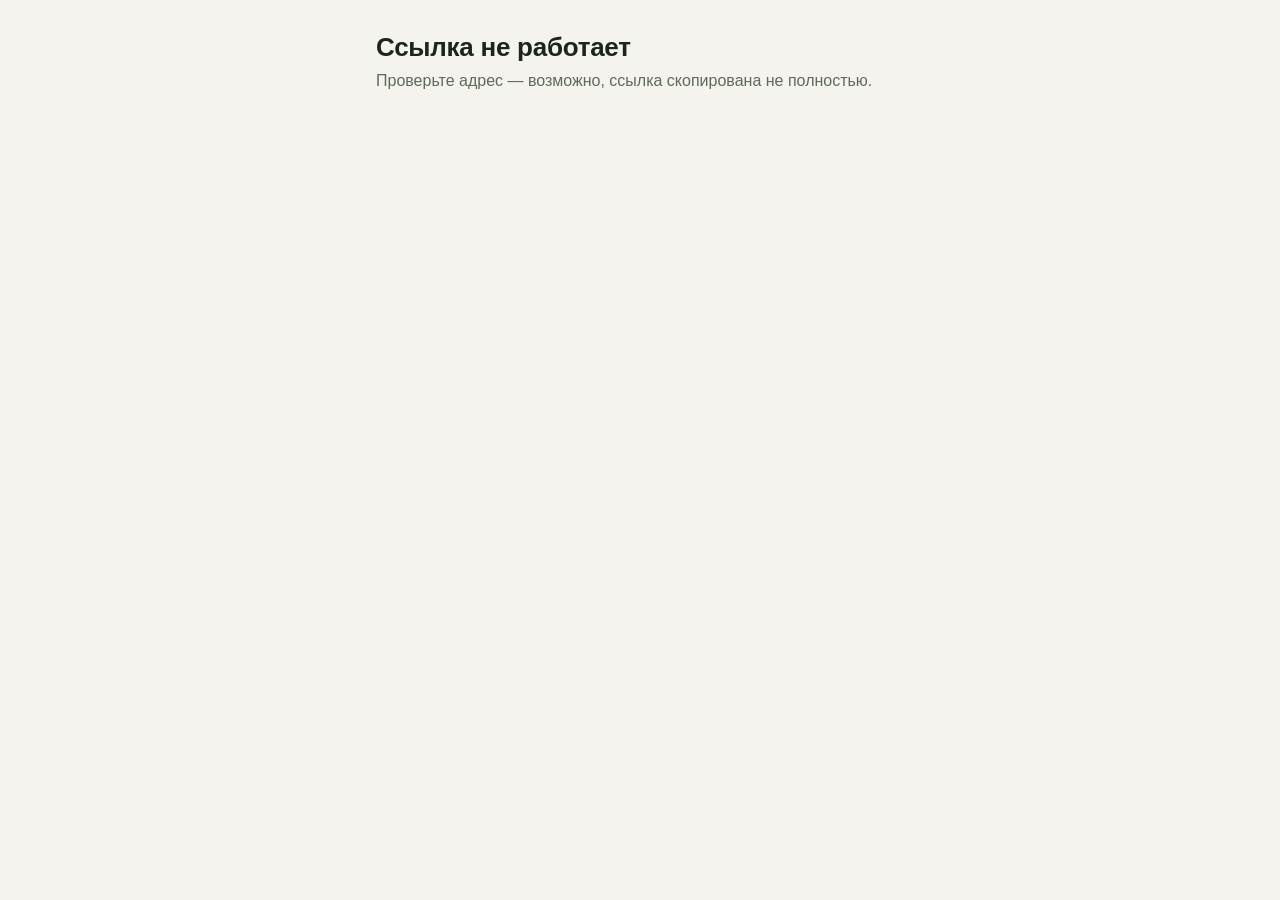
<file: fligel/app/static/guest/index.html>
<!doctype html>
<html lang="ru">
<head>
<meta charset="utf-8">
<meta name="viewport" content="width=device-width, initial-scale=1, viewport-fit=cover">
<meta name="robots" content="noindex, nofollow">
<meta name="referrer" content="no-referrer">
<title>Ваше проживание</title>
<style>
:root {
  --ink: #1C2420; --paper: #F4F3EE; --surface: #fff; --border: #DCDFD6; --muted: #5F6A59;
  --pine: #2F5D50; --pine-2: #264C41; --pine-soft: #E1EBE6; --clay: #B4562E; --clay-soft: #F5E0D5; --ochre: #C1852B;
  --font: -apple-system, BlinkMacSystemFont, "Segoe UI", Roboto, "Helvetica Neue", Arial, sans-serif;
}
@media (prefers-color-scheme: dark) {
  :root { --ink: #E7EAE4; --paper: #111614; --surface: #1A211F; --border: #34403B; --muted: #A5B0A0; --pine: #7FB5A3; --pine-2: #9CCBB9; --pine-soft: #22332E; --clay: #E58A62; --clay-soft: #3A2A22; }
}
* { box-sizing: border-box; }
body { margin: 0; background: var(--paper); color: var(--ink); font: 16px/1.5 var(--font); -webkit-font-smoothing: antialiased; }
.wrap { max-width: 560px; margin: 0 auto; padding: 24px 16px 48px; }
h1 { font-size: 26px; line-height: 1.2; margin: 8px 0 6px; font-weight: 650; letter-spacing: -.01em; }
.sub { color: var(--muted); margin: 0 0 18px; }
.card { background: var(--surface); border: 1px solid var(--border); border-radius: 14px; padding: 18px; }
label { display: flex; flex-direction: column; gap: 4px; font-size: 13.5px; color: var(--muted); font-weight: 600; margin-bottom: 14px; }
.input { height: 46px; border: 1px solid var(--border); border-radius: 9px; padding: 0 12px; background: var(--surface); color: var(--ink); width: 100%; font: inherit; font-weight: 400; }
textarea.input { height: 96px; padding: 10px 12px; resize: vertical; }
.input:focus { outline: 2px solid var(--pine); outline-offset: 1px; }
.btn { height: 48px; border-radius: 10px; border: 0; background: var(--pine); color: #fff; font: inherit; font-weight: 600; padding: 0 22px; cursor: pointer; width: 100%; }
@media (prefers-color-scheme: dark) { .btn { color: #0F1512; } }
.btn:disabled { opacity: .55; }
.note { background: var(--pine-soft); border-radius: 10px; padding: 10px 12px; font-size: 14px; margin: 0 0 16px; }
.err { background: var(--clay-soft); color: var(--clay); border-radius: 10px; padding: 10px 12px; margin: 0 0 14px; font-size: 14px; }
.stars { display: flex; gap: 8px; margin: 6px 0 18px; }
.star { flex: 1; height: 56px; border-radius: 12px; border: 2px solid var(--border); background: var(--surface); color: var(--ink); font-size: 22px; cursor: pointer; }
.star[aria-checked=true] { border-color: var(--pine); background: var(--pine-soft); color: var(--pine); font-weight: 700; }
.row { display: grid; grid-template-columns: 1fr 1fr; gap: 12px; }
.done { text-align: center; padding: 28px 10px; }
.done .big { font-size: 44px; }
footer { color: var(--muted); font-size: 12.5px; margin-top: 18px; text-align: center; }
</style>
</head>
<body>
<div class="wrap" id="root"><p class="sub">Загрузка…</p></div>
<script>
(function () {
  var m = location.pathname.match(/^\/(f|r)\/([A-Za-z0-9_-]+)\/?$/);
  var root = document.getElementById('root');
  function el(tag, attrs) {
    var e = document.createElement(tag);
    Object.keys(attrs || {}).forEach(function (k) { if (k === 'class') e.className = attrs[k]; else if (k.indexOf('on') === 0) e.addEventListener(k.slice(2), attrs[k]); else e.setAttribute(k, attrs[k]); });
    for (var i = 2; i < arguments.length; i++) { var c = arguments[i]; if (c == null || c === false) continue; e.appendChild(typeof c === 'string' ? document.createTextNode(c) : c); }
    return e;
  }
  function fmt(s) { var p = String(s).slice(0, 10).split('-'); return p[2] + '.' + p[1] + '.' + p[0]; }
  function api(method, body) {
    return fetch('/api/public/' + (m[1] === 'f' ? 'form' : 'review') + '/' + m[2], { method: method, headers: { 'Content-Type': 'application/json' }, body: body ? JSON.stringify(body) : undefined })
      .then(function (r) { return r.json().catch(function () { return {}; }).then(function (d) { if (!r.ok) throw new Error(d.error || 'Что-то пошло не так. Попробуйте ещё раз'); return d; }); });
  }
  function show() { root.textContent = ''; for (var i = 0; i < arguments.length; i++) root.appendChild(arguments[i]); }
  function fail(msg) { show(el('h1', {}, 'Ссылка не работает'), el('p', { class: 'sub' }, msg)); }
  function thanks(title, text) { show(el('div', { class: 'card done' }, el('div', { class: 'big', 'aria-hidden': 'true' }, '✓'), el('h1', {}, title), el('p', { class: 'sub' }, text))); }
  if (!m) return fail('Проверьте адрес — возможно, ссылка скопирована не полностью.');

  function renderForm(d) {
    document.title = 'Анкета гостя — ' + d.property.name;
    var arrival = el('input', { class: 'input', type: 'time', value: d.answers.arrival_time || '' });
    var guests = el('input', { class: 'input', type: 'number', min: '1', max: '30', value: String(d.answers.guests_count || 1), inputmode: 'numeric' });
    var car = el('input', { class: 'input', type: 'text', maxlength: '20', value: d.answers.car_number || '', autocomplete: 'off', placeholder: 'А123БВ 116 (если приедете на машине)' });
    var wishes = el('textarea', { class: 'input', maxlength: '1000', placeholder: 'Детская кроватка, поздний заезд, тишина, аллергия на перья…' }, d.answers.wishes || '');
    var err = el('div', { class: 'err', role: 'alert', style: 'display:none' });
    var btn = el('button', { class: 'btn', type: 'submit' }, d.filled ? 'Обновить ответы' : 'Отправить');
    var form = el('form', { class: 'card', novalidate: '', onsubmit: function (e) {
      e.preventDefault(); err.style.display = 'none'; btn.disabled = true;
      api('POST', { arrival_time: arrival.value, guests_count: guests.value, car_number: car.value, wishes: wishes.value })
        .then(function () { thanks('Спасибо!', 'Мы всё записали и ждём вас ' + fmt(d.check_in) + '.'); })
        .catch(function (ex) { err.textContent = ex.message; err.style.display = ''; btn.disabled = false; });
    } },
      err,
      el('div', { class: 'note' }, 'Паспортные данные не нужны — только то, что поможет нам лучше подготовиться. Ответы видит только администратор гостиницы.'),
      el('div', { class: 'row' }, el('label', {}, 'Во сколько приедете', arrival), el('label', {}, 'Сколько гостей', guests)),
      el('label', {}, 'Номер машины (для парковки)', car),
      el('label', {}, 'Пожелания', wishes), btn);
    show(el('h1', {}, d.guest ? d.guest + ', ждём вас!' : 'Ждём вас!'),
      el('p', { class: 'sub' }, d.property.name + ', ' + fmt(d.check_in) + ' — ' + fmt(d.check_out) + (d.property.address ? '. ' + d.property.address : '')),
      d.editable ? form : el('p', { class: 'sub' }, 'Проживание уже закончилось.'),
      el('footer', {}, d.property.phone ? 'Вопросы — звоните: ' + d.property.phone : ''));
  }

  function renderReview(d) {
    document.title = 'Оцените проживание — ' + d.property.name;
    if (!d.can_review) return show(el('h1', {}, 'Отзыв — после заезда'), el('p', { class: 'sub' }, 'Эта ссылка заработает, когда вы заедете. Объект: ' + d.property.name + '.'));
    var rating = d.rating || 0;
    var stars = el('div', { class: 'stars', role: 'radiogroup', 'aria-label': 'Оценка от 1 до 5' });
    var btns = [];
    function paint() { btns.forEach(function (b, i) { b.setAttribute('aria-checked', String(i + 1 === rating)); }); }
    [1, 2, 3, 4, 5].forEach(function (n) {
      var b = el('button', { type: 'button', class: 'star', role: 'radio', 'aria-label': n + ' из 5', onclick: function () { rating = n; paint(); } }, String(n));
      btns.push(b); stars.appendChild(b);
    });
    paint();
    var comment = el('textarea', { class: 'input', maxlength: '2000', placeholder: 'Что понравилось, что можно улучшить' }, d.comment || '');
    var err = el('div', { class: 'err', role: 'alert', style: 'display:none' });
    var btn = el('button', { class: 'btn', type: 'submit' }, d.submitted ? 'Обновить отзыв' : 'Отправить');
    var form = el('form', { class: 'card', novalidate: '', onsubmit: function (e) {
      e.preventDefault(); err.style.display = 'none';
      if (!rating) { err.textContent = 'Выберите оценку от 1 до 5'; err.style.display = ''; return; }
      btn.disabled = true;
      api('POST', { rating: rating, comment: comment.value })
        .then(function () { thanks('Спасибо за отзыв!', 'Он помогает нам становиться лучше. Будем рады видеть вас снова.'); })
        .catch(function (ex) { err.textContent = ex.message; err.style.display = ''; btn.disabled = false; });
    } }, err, el('label', {}, 'Как вам проживание? (1 — плохо, 5 — отлично)', stars), el('label', {}, 'Комментарий (необязательно)', comment), btn);
    show(el('h1', {}, d.guest ? d.guest + ', как всё прошло?' : 'Как всё прошло?'),
      el('p', { class: 'sub' }, d.property.name + ', ' + fmt(d.check_in) + ' — ' + fmt(d.check_out)), form,
      el('footer', {}, 'Отзыв увидит только администрация — он нигде не публикуется.'));
  }

  api('GET').then(function (d) { (m[1] === 'f' ? renderForm : renderReview)(d); }).catch(function (ex) { fail(ex.message); });
})();
</script>
</body>
</html>
</file>
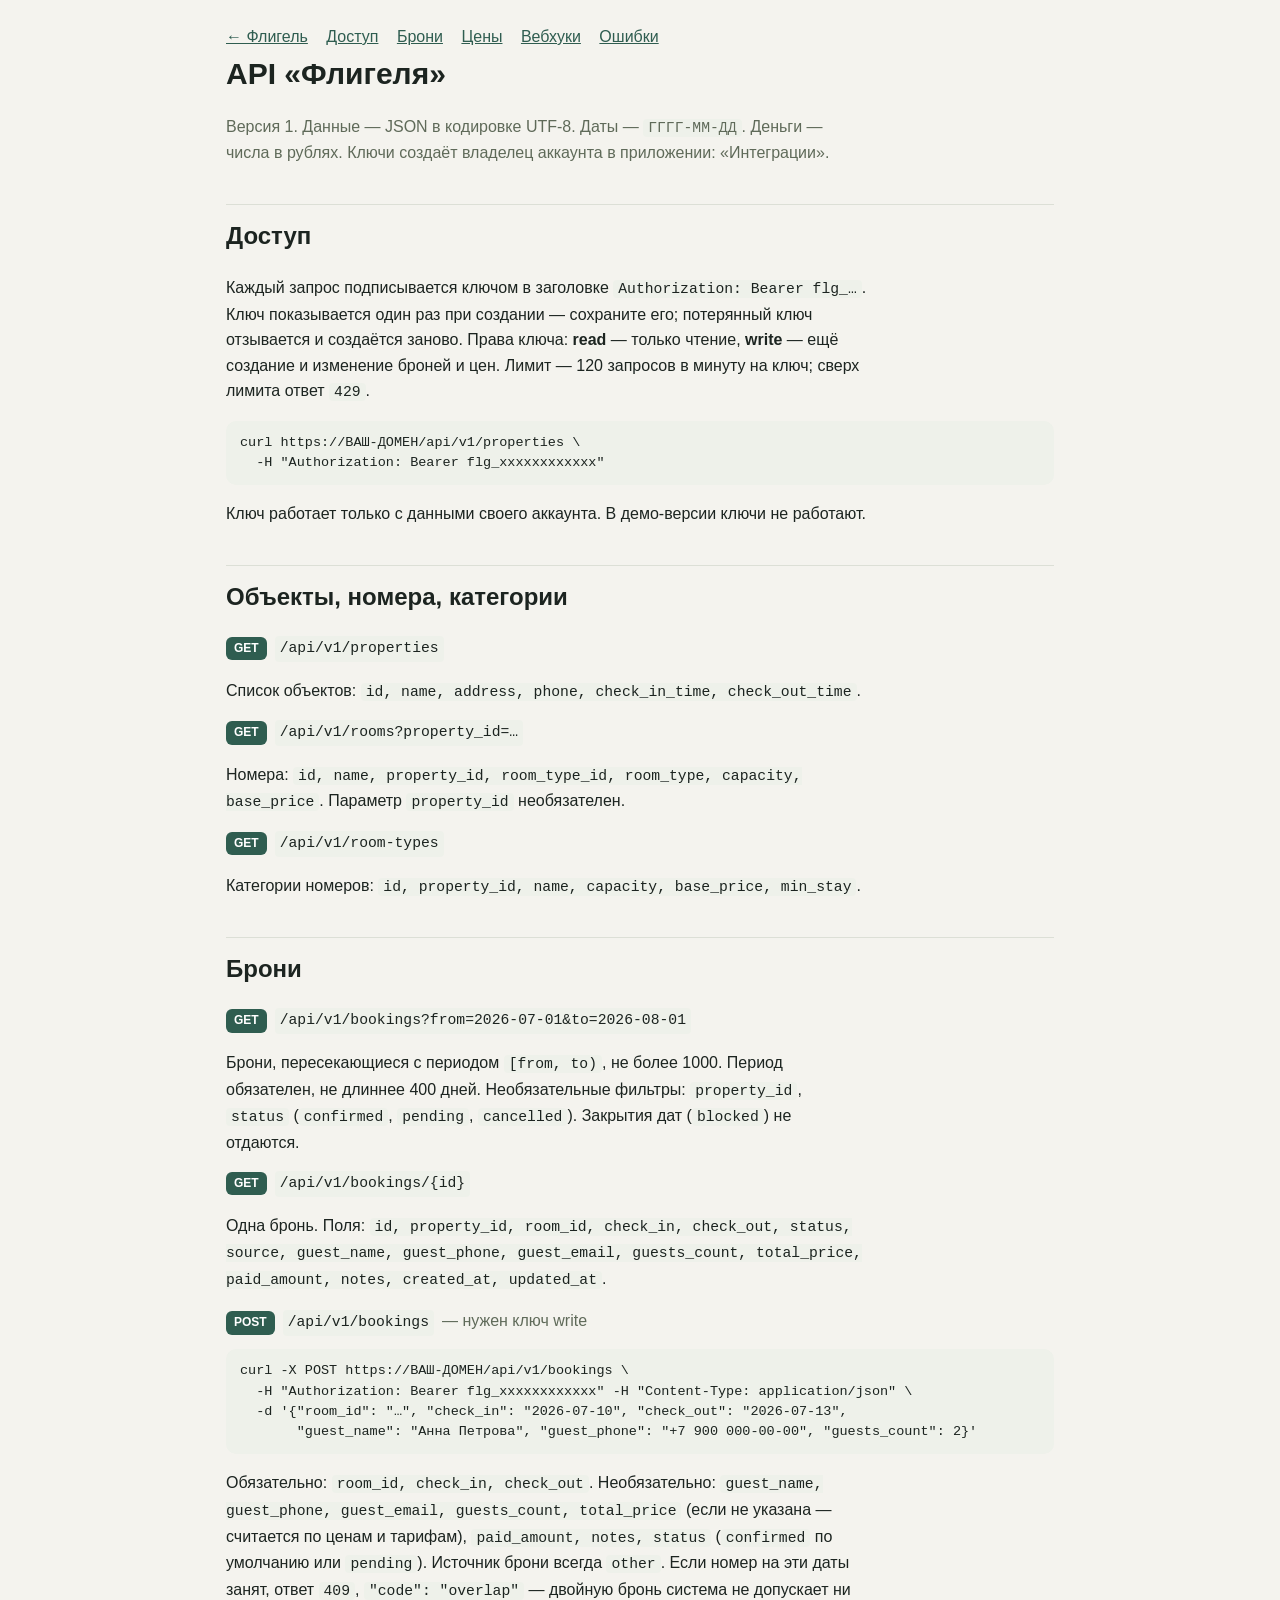
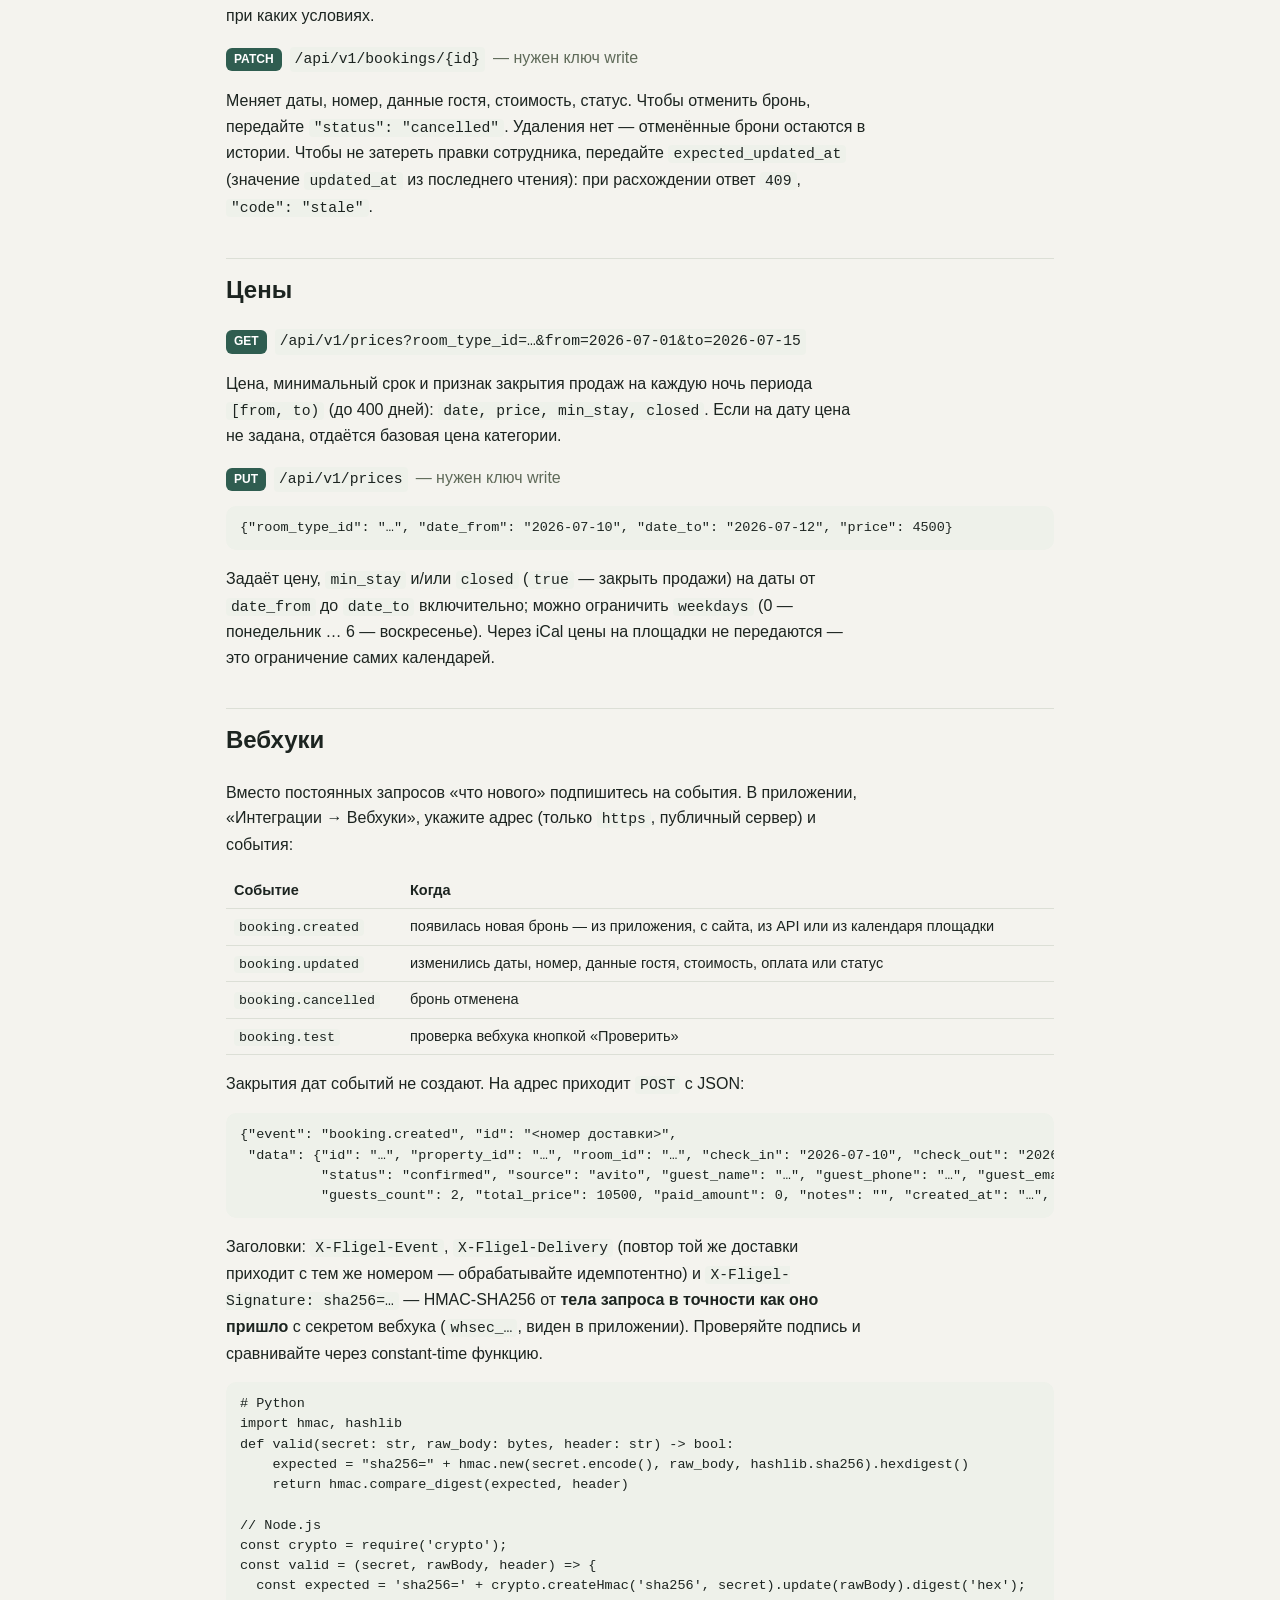
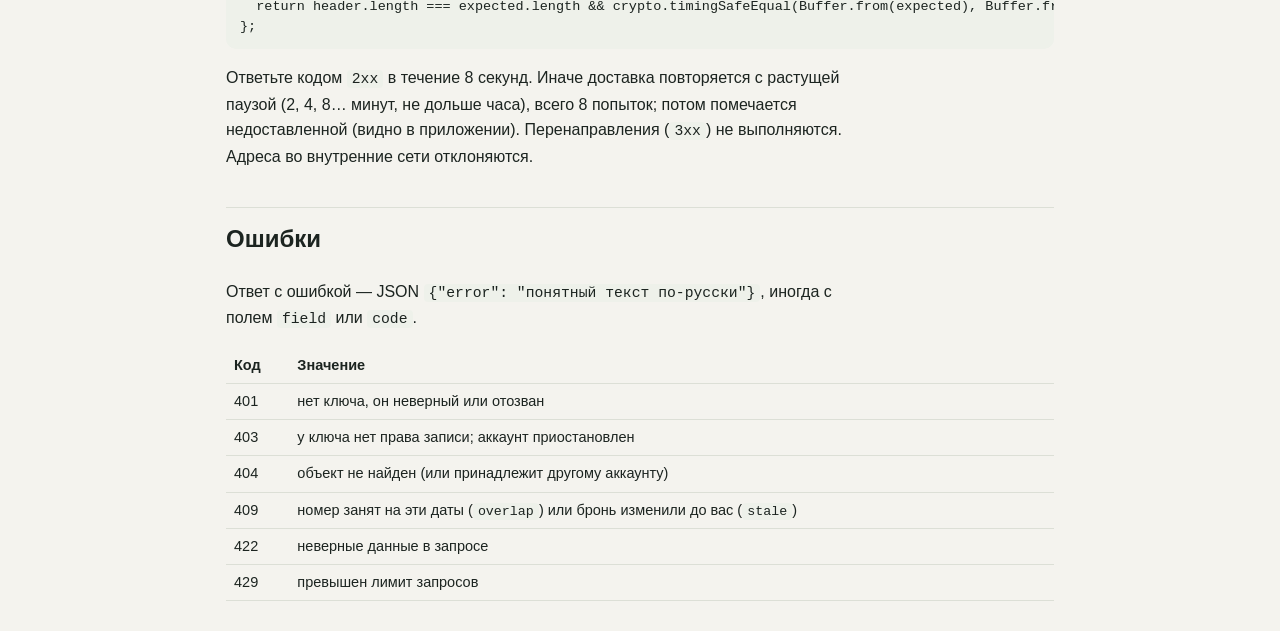
<file: fligel/app/static/docs/api.html>
<!doctype html>
<html lang="ru">
<head>
<meta charset="utf-8">
<meta name="viewport" content="width=device-width, initial-scale=1">
<title>API «Флигеля» — документация</title>
<meta name="description" content="Публичный API «Флигеля»: брони, номера, цены и вебхуки. Ключи доступа создаются в приложении, в разделе «Интеграции».">
<link rel="icon" href="/static/icons/icon.svg" type="image/svg+xml">
<style>
:root { --ink: #1C2420; --paper: #F4F3EE; --surface: #fff; --border: #DCDFD6; --muted: #5F6A59; --pine: #2F5D50; --code: #EEF1EA; }
@media (prefers-color-scheme: dark) { :root { --ink: #E7EAE4; --paper: #111614; --surface: #1A211F; --border: #34403B; --muted: #A5B0A0; --pine: #7FB5A3; --code: #212A27; } }
* { box-sizing: border-box; } body { margin: 0; background: var(--paper); color: var(--ink); font: 16px/1.6 -apple-system, "Segoe UI", Roboto, Arial, sans-serif; }
.wrap { max-width: 860px; margin: 0 auto; padding: 24px 16px 64px; } h1 { font-size: 30px; margin: 0 0 6px; } h2 { margin-top: 38px; padding-top: 12px; border-top: 1px solid var(--border); } h3 { margin: 22px 0 6px; font-size: 17px; }
p, li { max-width: 72ch; } code { background: var(--code); padding: 1px 5px; border-radius: 4px; font-size: .92em; }
pre { background: var(--code); padding: 12px 14px; border-radius: 10px; overflow-x: auto; font-size: 13.5px; line-height: 1.5; }
.ep { display: flex; gap: 8px; align-items: baseline; flex-wrap: wrap; } .m { font-weight: 700; font-size: 12px; padding: 2px 8px; border-radius: 6px; background: var(--pine); color: #fff; }
@media (prefers-color-scheme: dark) { .m { color: #0F1512; } }
table { border-collapse: collapse; width: 100%; font-size: 14.5px; } td, th { border-bottom: 1px solid var(--border); padding: 6px 8px; text-align: left; vertical-align: top; }
a { color: var(--pine); } .muted { color: var(--muted); } nav a { margin-right: 14px; }
</style>
</head>
<body>
<div class="wrap">
<nav><a href="/">← Флигель</a> <a href="#auth">Доступ</a> <a href="#bookings">Брони</a> <a href="#prices">Цены</a> <a href="#webhooks">Вебхуки</a> <a href="#errors">Ошибки</a></nav>
<h1>API «Флигеля»</h1>
<p class="muted">Версия 1. Данные — JSON в кодировке UTF-8. Даты — <code>ГГГГ-ММ-ДД</code>. Деньги — числа в рублях. Ключи создаёт владелец аккаунта в приложении: «Интеграции».</p>

<h2 id="auth">Доступ</h2>
<p>Каждый запрос подписывается ключом в заголовке <code>Authorization: Bearer flg_…</code>. Ключ показывается один раз при создании — сохраните его; потерянный ключ отзывается и создаётся заново. Права ключа: <b>read</b> — только чтение, <b>write</b> — ещё создание и изменение броней и цен. Лимит — 120 запросов в минуту на ключ; сверх лимита ответ <code>429</code>.</p>
<pre>curl https://ВАШ-ДОМЕН/api/v1/properties \
  -H "Authorization: Bearer flg_xxxxxxxxxxxx"</pre>
<p>Ключ работает только с данными своего аккаунта. В демо-версии ключи не работают.</p>

<h2 id="catalog">Объекты, номера, категории</h2>
<div class="ep"><span class="m">GET</span> <code>/api/v1/properties</code></div>
<p>Список объектов: <code>id, name, address, phone, check_in_time, check_out_time</code>.</p>
<div class="ep"><span class="m">GET</span> <code>/api/v1/rooms?property_id=…</code></div>
<p>Номера: <code>id, name, property_id, room_type_id, room_type, capacity, base_price</code>. Параметр <code>property_id</code> необязателен.</p>
<div class="ep"><span class="m">GET</span> <code>/api/v1/room-types</code></div>
<p>Категории номеров: <code>id, property_id, name, capacity, base_price, min_stay</code>.</p>

<h2 id="bookings">Брони</h2>
<div class="ep"><span class="m">GET</span> <code>/api/v1/bookings?from=2026-07-01&amp;to=2026-08-01</code></div>
<p>Брони, пересекающиеся с периодом <code>[from, to)</code>, не более 1000. Период обязателен, не длиннее 400 дней. Необязательные фильтры: <code>property_id</code>, <code>status</code> (<code>confirmed</code>, <code>pending</code>, <code>cancelled</code>). Закрытия дат (<code>blocked</code>) не отдаются.</p>
<div class="ep"><span class="m">GET</span> <code>/api/v1/bookings/{id}</code></div>
<p>Одна бронь. Поля: <code>id, property_id, room_id, check_in, check_out, status, source, guest_name, guest_phone, guest_email, guests_count, total_price, paid_amount, notes, created_at, updated_at</code>.</p>
<div class="ep"><span class="m">POST</span> <code>/api/v1/bookings</code> <span class="muted">— нужен ключ write</span></div>
<pre>curl -X POST https://ВАШ-ДОМЕН/api/v1/bookings \
  -H "Authorization: Bearer flg_xxxxxxxxxxxx" -H "Content-Type: application/json" \
  -d '{"room_id": "…", "check_in": "2026-07-10", "check_out": "2026-07-13",
       "guest_name": "Анна Петрова", "guest_phone": "+7 900 000-00-00", "guests_count": 2}'</pre>
<p>Обязательно: <code>room_id, check_in, check_out</code>. Необязательно: <code>guest_name, guest_phone, guest_email, guests_count, total_price</code> (если не указана — считается по ценам и тарифам), <code>paid_amount, notes, status</code> (<code>confirmed</code> по умолчанию или <code>pending</code>). Источник брони всегда <code>other</code>. Если номер на эти даты занят, ответ <code>409</code>, <code>"code": "overlap"</code> — двойную бронь система не допускает ни при каких условиях.</p>
<div class="ep"><span class="m">PATCH</span> <code>/api/v1/bookings/{id}</code> <span class="muted">— нужен ключ write</span></div>
<p>Меняет даты, номер, данные гостя, стоимость, статус. Чтобы отменить бронь, передайте <code>"status": "cancelled"</code>. Удаления нет — отменённые брони остаются в истории. Чтобы не затереть правки сотрудника, передайте <code>expected_updated_at</code> (значение <code>updated_at</code> из последнего чтения): при расхождении ответ <code>409</code>, <code>"code": "stale"</code>.</p>

<h2 id="prices">Цены</h2>
<div class="ep"><span class="m">GET</span> <code>/api/v1/prices?room_type_id=…&amp;from=2026-07-01&amp;to=2026-07-15</code></div>
<p>Цена, минимальный срок и признак закрытия продаж на каждую ночь периода <code>[from, to)</code> (до 400 дней): <code>date, price, min_stay, closed</code>. Если на дату цена не задана, отдаётся базовая цена категории.</p>
<div class="ep"><span class="m">PUT</span> <code>/api/v1/prices</code> <span class="muted">— нужен ключ write</span></div>
<pre>{"room_type_id": "…", "date_from": "2026-07-10", "date_to": "2026-07-12", "price": 4500}</pre>
<p>Задаёт цену, <code>min_stay</code> и/или <code>closed</code> (<code>true</code> — закрыть продажи) на даты от <code>date_from</code> до <code>date_to</code> включительно; можно ограничить <code>weekdays</code> (0 — понедельник … 6 — воскресенье). Через iCal цены на площадки не передаются — это ограничение самих календарей.</p>

<h2 id="webhooks">Вебхуки</h2>
<p>Вместо постоянных запросов «что нового» подпишитесь на события. В приложении, «Интеграции → Вебхуки», укажите адрес (только <code>https</code>, публичный сервер) и события:</p>
<table><tr><th>Событие</th><th>Когда</th></tr>
<tr><td><code>booking.created</code></td><td>появилась новая бронь — из приложения, с сайта, из API или из календаря площадки</td></tr>
<tr><td><code>booking.updated</code></td><td>изменились даты, номер, данные гостя, стоимость, оплата или статус</td></tr>
<tr><td><code>booking.cancelled</code></td><td>бронь отменена</td></tr>
<tr><td><code>booking.test</code></td><td>проверка вебхука кнопкой «Проверить»</td></tr></table>
<p>Закрытия дат событий не создают. На адрес приходит <code>POST</code> с JSON:</p>
<pre>{"event": "booking.created", "id": "&lt;номер доставки&gt;",
 "data": {"id": "…", "property_id": "…", "room_id": "…", "check_in": "2026-07-10", "check_out": "2026-07-13",
          "status": "confirmed", "source": "avito", "guest_name": "…", "guest_phone": "…", "guest_email": "…",
          "guests_count": 2, "total_price": 10500, "paid_amount": 0, "notes": "", "created_at": "…", "updated_at": "…"}}</pre>
<p>Заголовки: <code>X-Fligel-Event</code>, <code>X-Fligel-Delivery</code> (повтор той же доставки приходит с тем же номером — обрабатывайте идемпотентно) и <code>X-Fligel-Signature: sha256=…</code> — HMAC-SHA256 от <b>тела запроса в точности как оно пришло</b> с секретом вебхука (<code>whsec_…</code>, виден в приложении). Проверяйте подпись и сравнивайте через constant-time функцию.</p>
<pre># Python
import hmac, hashlib
def valid(secret: str, raw_body: bytes, header: str) -> bool:
    expected = "sha256=" + hmac.new(secret.encode(), raw_body, hashlib.sha256).hexdigest()
    return hmac.compare_digest(expected, header)

// Node.js
const crypto = require('crypto');
const valid = (secret, rawBody, header) => {
  const expected = 'sha256=' + crypto.createHmac('sha256', secret).update(rawBody).digest('hex');
  return header.length === expected.length && crypto.timingSafeEqual(Buffer.from(expected), Buffer.from(header));
};</pre>
<p>Ответьте кодом <code>2xx</code> в течение 8 секунд. Иначе доставка повторяется с растущей паузой (2, 4, 8… минут, не дольше часа), всего 8 попыток; потом помечается недоставленной (видно в приложении). Перенаправления (<code>3xx</code>) не выполняются. Адреса во внутренние сети отклоняются.</p>

<h2 id="errors">Ошибки</h2>
<p>Ответ с ошибкой — JSON <code>{"error": "понятный текст по-русски"}</code>, иногда с полем <code>field</code> или <code>code</code>.</p>
<table><tr><th>Код</th><th>Значение</th></tr>
<tr><td>401</td><td>нет ключа, он неверный или отозван</td></tr>
<tr><td>403</td><td>у ключа нет права записи; аккаунт приостановлен</td></tr>
<tr><td>404</td><td>объект не найден (или принадлежит другому аккаунту)</td></tr>
<tr><td>409</td><td>номер занят на эти даты (<code>overlap</code>) или бронь изменили до вас (<code>stale</code>)</td></tr>
<tr><td>422</td><td>неверные данные в запросе</td></tr>
<tr><td>429</td><td>превышен лимит запросов</td></tr></table>
</div>
</body>
</html>
</file>
